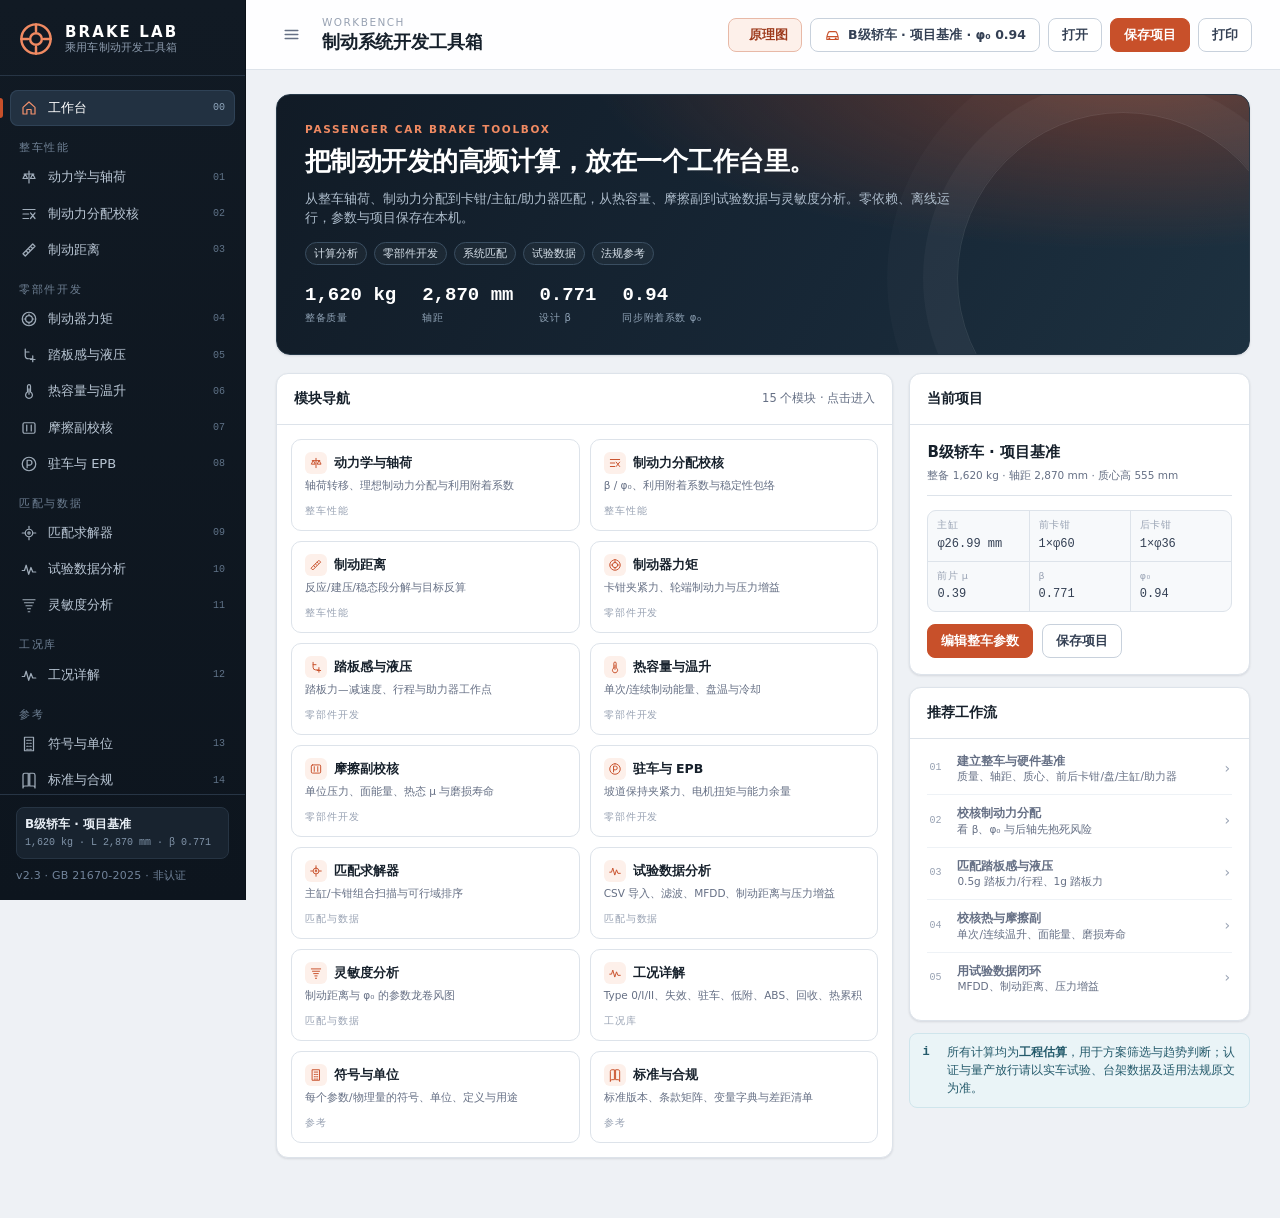
<file: src/index.html>
<!DOCTYPE html>
<html lang="zh-CN">
<head>
<meta charset="utf-8">
<meta name="viewport" content="width=device-width, initial-scale=1">
<title>乘用车制动系统开发工具箱</title>
<link rel="stylesheet" href="styles.css">
</head>
<body>
<div id="app">
  <aside id="sidebar">
    <div class="brand">
      <div class="brand-mark" aria-hidden="true">
        <svg viewBox="0 0 32 32"><circle cx="16" cy="16" r="13" fill="none" stroke="currentColor" stroke-width="2.2"/><circle cx="16" cy="16" r="5.2" fill="none" stroke="currentColor" stroke-width="2.2"/><path d="M16 3v6M16 23v6M3 16h6M23 16h6" stroke="currentColor" stroke-width="2.2" stroke-linecap="round"/></svg>
      </div>
      <div class="brand-text"><strong>BRAKE LAB</strong><span>乘用车制动开发工具箱</span></div>
    </div>
    <nav id="nav" aria-label="模块导航"></nav>
    <div class="side-foot">
      <div class="side-veh" id="sideVehicle"></div>
      <div class="side-version">v2.3 · GB 21670-2025 · 非认证</div>
    </div>
  </aside>

  <main id="main">
    <header id="topbar">
      <button class="icon-btn menu-btn" id="menuBtn" aria-label="展开导航">
        <svg viewBox="0 0 24 24"><path d="M4 7h16M4 12h16M4 17h16" stroke="currentColor" stroke-width="1.8" stroke-linecap="round"/></svg>
      </button>
      <div class="crumb">
        <span id="groupName">工作台</span>
        <h1 id="pageTitle">制动系统开发工具箱</h1>
      </div>
      <div class="top-actions">
        <button class="btn ghost beginner-btn" id="beginnerBtn" title="显示 / 隐藏每个模型的原理图">
          <svg viewBox="0 0 24 24"><path d="M4 5.5A2.5 2.5 0 0 1 6.5 3H11v17H6.5A2.5 2.5 0 0 0 4 22.5zM20 5.5A2.5 2.5 0 0 0 17.5 3H13v17h4.5a2.5 2.5 0 0 1 2.5 2.5z" fill="none" stroke="currentColor" stroke-width="1.6" stroke-linejoin="round"/></svg>
          <span>原理图</span>
        </button>
        <button class="btn ghost vehicle-btn" id="vehicleBtn" title="编辑项目整车与制动系统参数">
          <svg viewBox="0 0 24 24"><path d="M4 15l1.6-4.6A3 3 0 018.4 8h7.2a3 3 0 012.8 2.4L20 15M4 15h16v4H4z" fill="none" stroke="currentColor" stroke-width="1.6" stroke-linejoin="round"/><circle cx="7.5" cy="17.5" r="1.4" fill="currentColor"/><circle cx="16.5" cy="17.5" r="1.4" fill="currentColor"/></svg>
          <span id="vehLabel">整车参数</span>
        </button>
        <button class="btn ghost" id="openBtn" title="打开项目文件">打开</button>
        <button class="btn" id="saveBtn" title="保存项目为 JSON">保存项目</button>
        <button class="btn ghost" id="printBtn" title="打印当前模块 / 导出 PDF">打印</button>
        <input type="file" id="fileInput" accept=".json,application/json" hidden>
      </div>
    </header>
    <div id="content"></div>
  </main>
</div>

<div class="modal" id="vehicleModal" aria-hidden="true">
  <div class="modal-card">
    <div class="modal-head">
      <div>
        <span class="eyebrow">PROJECT VEHICLE</span>
        <h2>整车与制动系统参数</h2>
      </div>
      <button class="icon-btn" id="modalClose" aria-label="关闭">✕</button>
    </div>
    <div class="modal-body" id="vehicleBody"></div>
    <div class="modal-foot">
      <span class="modal-hint">参数将同步到所有计算模块，并自动保存在本机浏览器中。</span>
      <div class="modal-actions">
        <button class="btn ghost" id="vehicleCancel">取消</button>
        <button class="btn" id="vehicleApply">应用参数</button>
      </div>
    </div>
  </div>
</div>

<div id="toast" role="status" aria-live="polite"></div>

<script src="js/util.js"></script>
<script src="js/model.js"></script>
<script src="js/diagrams.js"></script>
<script src="js/standards.js"></script>
<script src="js/symbols.js"></script>
<script src="js/conditions.js"></script>
<script src="js/vehicle.js"></script>
<script src="js/modules/dynamics.js"></script>
<script src="js/modules/distribution.js"></script>
<script src="js/modules/distance.js"></script>
<script src="js/modules/torque.js"></script>
<script src="js/modules/pedal.js"></script>
<script src="js/modules/thermal.js"></script>
<script src="js/modules/friction.js"></script>
<script src="js/modules/parking.js"></script>
<script src="js/modules/matching.js"></script>
<script src="js/modules/analysis.js"></script>
<script src="js/modules/sensitivity.js"></script>
<script src="js/modules/conditions.js"></script>
<script src="js/modules/symbols.js"></script>
<script src="js/modules/standards.js"></script>
<script src="js/modules/reference.js"></script>
<script src="js/app.js"></script>
</body>
</html>
</file>
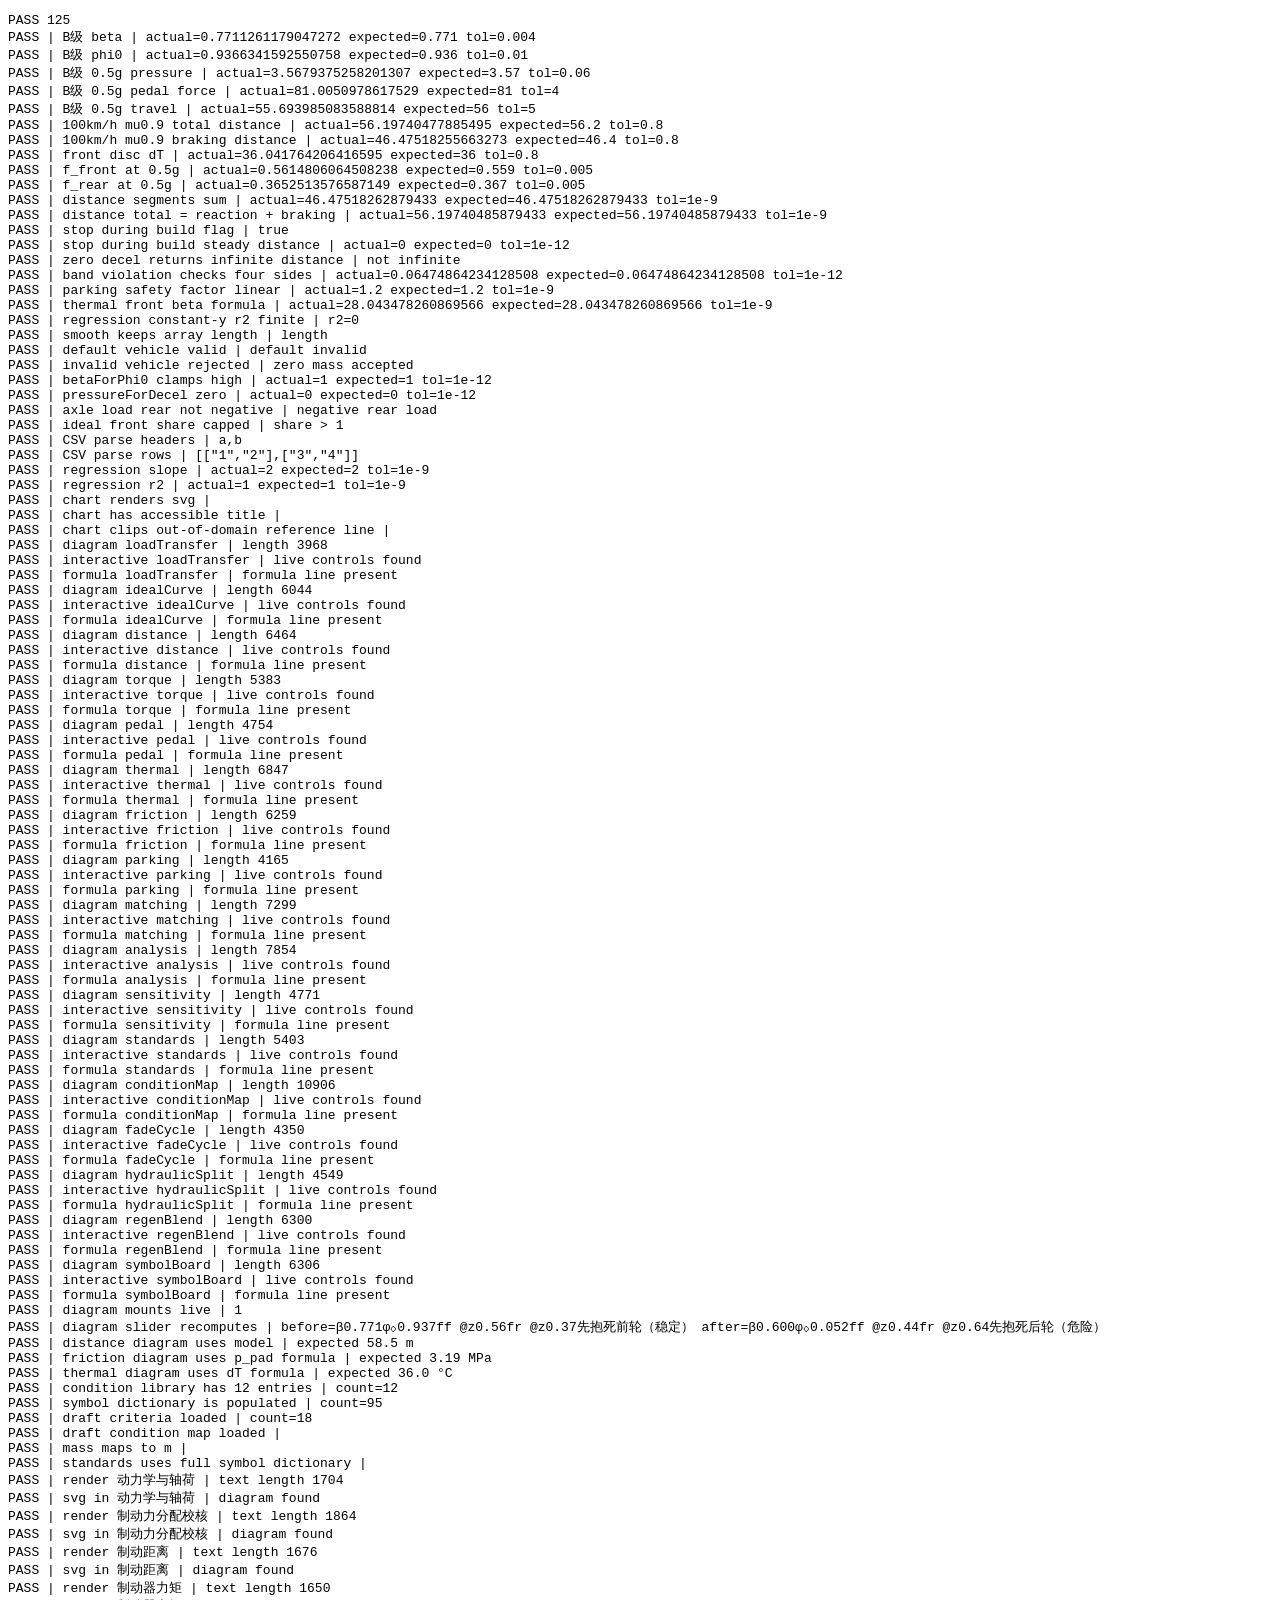
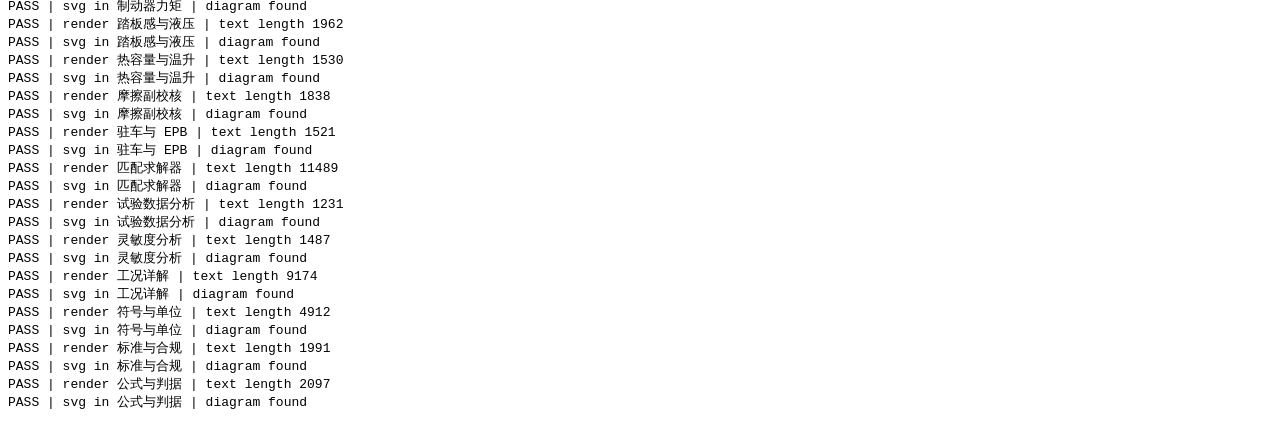
<file: src/test.html>
<!DOCTYPE html>
<html lang="zh-CN">
<head><meta charset="utf-8"><title>Brake Lab self test</title></head>
<body>
<div id="toast"></div>
<div id="vehicleModal"></div>
<div id="content"></div>
<pre id="result">PENDING</pre>
<script>
window.__errors = [];
window.addEventListener('error', function (e) {
  window.__errors.push((e.message || '') + ' @ ' + (e.filename || '') + ':' + (e.lineno || 0));
});
</script>
<script src="js/util.js"></script>
<script src="js/model.js"></script>
<script src="js/diagrams.js"></script>
<script src="js/standards.js"></script>
<script src="js/symbols.js"></script>
<script src="js/conditions.js"></script>
<script src="js/vehicle.js"></script>
<script src="js/modules/dynamics.js"></script>
<script src="js/modules/distribution.js"></script>
<script src="js/modules/distance.js"></script>
<script src="js/modules/torque.js"></script>
<script src="js/modules/pedal.js"></script>
<script src="js/modules/thermal.js"></script>
<script src="js/modules/friction.js"></script>
<script src="js/modules/parking.js"></script>
<script src="js/modules/matching.js"></script>
<script src="js/modules/analysis.js"></script>
<script src="js/modules/sensitivity.js"></script>
<script src="js/modules/conditions.js"></script>
<script src="js/modules/symbols.js"></script>
<script src="js/modules/standards.js"></script>
<script src="js/modules/reference.js"></script>
<script>
(function () {
  const results = [];
  function check(name, cond, detail) {
    results.push({ name: name, ok: !!cond, detail: detail === undefined ? '' : String(detail) });
  }
  function approx(name, actual, expected, tol) {
    check(name, Math.abs(actual - expected) <= tol, 'actual=' + actual + ' expected=' + expected + ' tol=' + tol);
  }
  window.addEventListener('load', function () {
    try {
      const v = BT.vehicle;
      const d = BT.derived(v);
      approx('B级 beta', d.beta, 0.771, 0.004);
      approx('B级 phi0', d.phi0, 0.936, 0.01);
      approx('B级 0.5g pressure', BT.pressureForDecel(0.5, v), 3.57, 0.06);
      approx('B级 0.5g pedal force', BT.pedalForceForPressure(BT.pressureForDecel(0.5, v), v), 81, 4);
      approx('B级 0.5g travel', BT.pedalTravelAtPressure(BT.pressureForDecel(0.5, v), v), 56, 5);

      const sd = BT.stoppingDistance({ v0: 100 / 3.6, tr: 0.35, tb: 0.2, a: 0.9 * BT.g });
      approx('100km/h mu0.9 total distance', sd.total, 56.2, 0.8);
      approx('100km/h mu0.9 braking distance', sd.braking, 46.4, 0.8);

      const th = BT.thermal({ mass: 1620, v0: 100 / 3.6, beta: d.beta, discMassF: 11.5, discMassR: 8, discShare: 0.86, cp: 500 });
      approx('front disc dT', th.dTF, 36.0, 0.8);

      const util = BT.utilization(d.beta, 0.5, v);
      approx('f_front at 0.5g', util.front, 0.559, 0.005);
      approx('f_rear at 0.5g', util.rear, 0.367, 0.005);

      // Stopping-distance segments: sum must equal braking distance, and a
      // stop during build-up must not leave a phantom steady-state segment.
      const seg = BT.stoppingDistance({ v0: 27.7777778, tr: 0.35, tb: 0.2, a: 8.825985 });
      approx('distance segments sum', seg.buildDistance + seg.steadyDistance, seg.braking, 1e-9);
      approx('distance total = reaction + braking', seg.reaction + seg.braking, seg.total, 1e-9);
      const segShort = BT.stoppingDistance({ v0: 1, tr: 0, tb: 1, a: 20 });
      check('stop during build flag', segShort.stoppedDuringBuild === true, String(segShort.stoppedDuringBuild));
      approx('stop during build steady distance', segShort.steadyDistance, 0, 1e-12);
      check('zero decel returns infinite distance', BT.stoppingDistance({ v0: 10, tr: 0, tb: 1, a: 0 }).total === Infinity, 'not infinite');

      // All four sides of the f = z +/- 0.07 envelope must be checked.
      const band = BT.utilizationBandViolation(d.beta, 0.5, v);
      const bandManual = Math.max(util.front - 0.57, 0.43 - util.front, util.rear - 0.57, 0.43 - util.rear);
      approx('band violation checks four sides', band, bandManual, 1e-12);

      // Parking demand must scale linearly with the safety factor.
      const pk1 = BT.parkingDemand({ grade: 20, mass: 1620, mu: 0.38, sf: 1, wheelR: 334, re: 110 });
      const pk12 = BT.parkingDemand({ grade: 20, mass: 1620, mu: 0.38, sf: 1.2, wheelR: 334, re: 110 });
      approx('parking safety factor linear', pk12.clamp / pk1.clamp, 1.2, 1e-9);

      // Thermal split must use beta explicitly.
      const th2 = BT.thermal({ mass: 1620, v0: 100 / 3.6, beta: 0.6, discMassF: 11.5, discMassR: 8, discShare: 0.86, cp: 500 });
      const e2 = 0.5 * 1620 * Math.pow(100 / 3.6, 2);
      approx('thermal front beta formula', th2.dTF, e2 * 0.6 * 0.86 / (2 * 11.5 * 500), 1e-9);

      // Numeric guards and edge behavior.
      const rc = BT.regression([[0, 2], [1, 2], [2, 2]]);
      check('regression constant-y r2 finite', isFinite(rc.r2) && rc.r2 === 0, 'r2=' + rc.r2);
      check('smooth keeps array length', BT.smooth([1, 2, 3, 4], 4).length === 4, 'length');
      check('default vehicle valid', BT.isValidVehicle(BT.defaultVehicle()), 'default invalid');
      const badV = BT.deepClone(BT.defaultVehicle()); badV.mass = 0;
      check('invalid vehicle rejected', !BT.isValidVehicle(badV), 'zero mass accepted');
      approx('betaForPhi0 clamps high', BT.betaForPhi0(10, v), 1, 1e-12);
      approx('pressureForDecel zero', BT.pressureForDecel(0, v), 0, 1e-12);
      check('axle load rear not negative', BT.axleLoads(2, v).rear >= 0, 'negative rear load');
      check('ideal front share capped', BT.idealFrontShare(2, v) <= 1, 'share > 1');

      const csv = BT.parseCSV('a,b\n1,2\n3,4');
      check('CSV parse headers', csv.headers.join(',') === 'a,b', csv.headers.join(','));
      check('CSV parse rows', csv.rows.length === 2 && csv.rows[1][1] === '4', JSON.stringify(csv.rows));

      const reg = BT.regression([[0, 1], [1, 3], [2, 5]]);
      approx('regression slope', reg.b, 2, 1e-9);
      approx('regression r2', reg.r2, 1, 1e-9);

      const host = document.createElement('div');
      BT.chart(host, { xDomain: [0, 1], yDomain: [0, 1], series: [{ name: 't', data: [[0, 0], [1, 1]] }] });
      check('chart renders svg', !!host.querySelector('svg'));
      check('chart has accessible title', !!host.querySelector('svg title'));
      BT.chart(host, { xDomain: [0, 1], yDomain: [0, 1], series: [{ name: 't', data: [[0, 0], [1, 1]] }], lines: [{ y: 2, label: 'out' }] });
      check('chart clips out-of-domain reference line', host.querySelectorAll('line[stroke="#b42318"]').length === 0);

      ['loadTransfer', 'idealCurve', 'distance', 'torque', 'pedal', 'thermal', 'friction', 'parking', 'matching', 'analysis', 'sensitivity', 'standards', 'conditionMap', 'fadeCycle', 'hydraulicSplit', 'regenBlend', 'symbolBoard'].forEach(function (kind) {
        try {
          const html = BT.diagram(kind);
          check('diagram ' + kind, html.indexOf('<svg') > 0 && html.indexOf('</svg>') > 0, 'length ' + html.length);
          check('interactive ' + kind, html.indexOf('data-dgm="' + kind + '"') > 0 &&
            html.indexOf('dgm-readout') > 0 &&
            (html.indexOf('type="range"') > 0 || html.indexOf('data-act=') > 0), 'live controls found');
          check('formula ' + kind, html.indexOf('formula') > 0 || kind === 'standards' || kind === 'symbolBoard', 'formula line present');
        } catch (e) {
          check('diagram ' + kind, false, e && e.message);
        }
      });

      try {
        const host = document.createElement('div');
        host.innerHTML = BT.diagram('idealCurve');
        document.body.appendChild(host);
        BT.mountDiagrams(host);
        const live = host.querySelector('.dgm-live');
        check('diagram mounts live', !!live && live.dataset.ready === '1', live ? live.dataset.ready : 'missing');
        const slider = live && live.querySelector('input[data-k="beta"]');
        const before = live && live.querySelector('.dgm-readout').textContent;
        if (slider) {
          slider.value = '0.6';
          slider.dispatchEvent(new Event('input', { bubbles: true }));
        }
        const after = live && live.querySelector('.dgm-readout').textContent;
        check('diagram slider recomputes', !!slider && before !== after, 'before=' + before + ' after=' + after);
        host.remove();
      } catch (e) {
        check('diagram live binding', false, e && e.message);
      }

      try {
        const sv = BT.vehicle;
        const sd = BT.stoppingDistance({ v0: 100 / 3.6, tr: 0.35, tb: 0.2, a: 0.9 * BT.g * 0.95 });
        check('distance diagram uses model', BT.diagram('distance').indexOf(sd.total.toFixed(1) + ' m') >= 0, 'expected ' + sd.total.toFixed(1) + ' m');
        const pPad = 7 * BT.areaCaliper(sv.front) / (sv.front.padArea * 100);
        check('friction diagram uses p_pad formula', BT.diagram('friction').indexOf(pPad.toFixed(2) + ' MPa') >= 0, 'expected ' + pPad.toFixed(2) + ' MPa');
        const thd = BT.thermal({ mass: sv.mass, v0: 100 / 3.6, beta: d.beta, discMassF: sv.front.discMass, discMassR: sv.rear.discMass, discShare: 0.86, cp: 500 });
        check('thermal diagram uses dT formula', BT.diagram('thermal').indexOf(thd.dTF.toFixed(1) + ' °C') >= 0, 'expected ' + thd.dTF.toFixed(1) + ' °C');
      } catch (e) {
        check('diagram formula consistency', false, e && e.message);
      }
      check('condition library has 12 entries', BT.CONDITIONS.length === 12, 'count=' + BT.CONDITIONS.length);
      check('symbol dictionary is populated', BT.SYMBOLS.length >= 90, 'count=' + BT.SYMBOLS.length);
      check('draft criteria loaded', BT.DRAFT_CRITERIA.length >= 15, 'count=' + BT.DRAFT_CRITERIA.length);
      check('draft condition map loaded', !!BT.DRAFT_BY_CONDITION.type1 && BT.DRAFT_BY_CONDITION.type1.indexOf('75%') >= 0);
      check('mass maps to m', BT.SYMBOL_BY_KEY.mass && BT.SYMBOL_BY_KEY.mass.sym === 'm');
      check('standards uses full symbol dictionary', BT.VARIABLES === BT.SYMBOLS);
      BT.modules.forEach(function (m) {
        const root = document.createElement('div');
        try {
          m.render(root);
          check('render ' + m.name, root.textContent.length > 300, 'text length ' + root.textContent.length);
          const hasDiagram = m.id === 'reference' || !!root.querySelector('svg.diagram');
          check('svg in ' + m.name, hasDiagram, hasDiagram ? 'diagram found' : 'diagram missing');
        } catch (e) {
          check('render ' + m.name, false, (e && e.message ? e.message : e) + ' @ ' + (e && e.stack ? String(e.stack).split('\n')[1] : ''));
        }
      });
    } catch (e) {
      check('suite crashed', false, (e && e.message) + ' @ ' + (e && e.stack));
    }
    const failed = results.filter(function (r) { return !r.ok; });
    const text = (failed.length ? 'FAIL ' + failed.length + ' / ' : 'PASS ') + results.length + '\n' +
      (window.__errors && window.__errors.length ? 'SCRIPT ERRORS:\n' + window.__errors.join('\n') + '\n' : '') +
      results.map(function (r) { return (r.ok ? 'PASS' : 'FAIL') + ' | ' + r.name + ' | ' + r.detail; }).join('\n');
    document.getElementById('result').textContent = text;
    document.title = failed.length ? 'FAIL' : 'PASS';
  });
})();
</script>
</body>
</html>
</file>
<file: src/styles.css>
/* ============ Brake Lab · design system ============ */
:root{
  --bg:#eef1f5;
  --surface:#ffffff;
  --surface-2:#f7f9fb;
  --ink:#16202b;
  --ink-2:#344054;
  --muted:#667085;
  --faint:#98a2b3;
  --line:#dde3ea;
  --line-strong:#c8d1dc;
  --accent:#c8502a;
  --accent-deep:#9d3a1c;
  --accent-soft:#fdf0ea;
  --blue:#17657f;
  --blue-soft:#eaf4f7;
  --ok:#177a52;
  --ok-soft:#e8f6ef;
  --warn:#a86412;
  --warn-soft:#fdf4e3;
  --bad:#b42318;
  --bad-soft:#fdecea;
  --side:#111a24;
  --side-2:#18232f;
  --side-line:#273545;
  --shadow:0 1px 2px rgba(16,24,40,.05),0 1px 3px rgba(16,24,40,.06);
  --shadow-lg:0 18px 50px rgba(16,24,40,.18);
  --radius:12px;
  --mono:"Cascadia Mono","SFMono-Regular",Consolas,"Liberation Mono",monospace;
  --sans:"Segoe UI","Microsoft YaHei","PingFang SC","Hiragino Sans GB",system-ui,sans-serif;
}
*{box-sizing:border-box}
html,body{margin:0;padding:0}
body{
  font-family:var(--sans);font-size:14px;line-height:1.55;color:var(--ink);
  background:var(--bg);-webkit-font-smoothing:antialiased;
}
button,input,select{font:inherit;color:inherit}
button{cursor:pointer}
svg{display:block}
::selection{background:#f4c9b8}

/* ============ shell ============ */
#app{min-height:100vh}
#sidebar{
  position:fixed;inset:0 auto 0 0;width:246px;z-index:40;
  background:linear-gradient(180deg,#111a24 0%,#0d151e 100%);
  color:#dbe4ee;display:flex;flex-direction:column;border-right:1px solid #0a1118;
}
.brand{display:flex;gap:11px;align-items:center;padding:21px 18px 18px;border-bottom:1px solid var(--side-line)}
.brand-mark{width:36px;height:36px;color:#f08a62;flex:0 0 36px}
.brand-mark svg{width:36px;height:36px}
.brand-text{display:flex;flex-direction:column;line-height:1.22;min-width:0}
.brand-text strong{font-size:15px;letter-spacing:.14em;color:#fff}
.brand-text span{font-size:11px;color:#8c9bad;white-space:nowrap;letter-spacing:.02em}
#nav{flex:1;overflow:auto;padding:14px 10px 20px;scrollbar-width:thin}
.nav-group{margin:13px 0 4px;padding:0 9px;font-size:10.5px;letter-spacing:.16em;color:#6f8094;text-transform:uppercase}
.nav-item{
  display:flex;align-items:center;gap:10px;width:100%;border:0;background:transparent;color:#b9c6d4;
  padding:8px 10px;border-radius:8px;text-align:left;font-size:13px;position:relative;transition:background .15s,color .15s;
}
.nav-item:hover{background:#1b2836;color:#fff}
.nav-item.active{background:#223141;color:#fff;box-shadow:inset 0 0 0 1px #2f4256}
.nav-item.active::before{content:"";position:absolute;left:-10px;top:8px;bottom:8px;width:3px;border-radius:0 3px 3px 0;background:var(--accent)}
.nav-ico{width:18px;height:18px;flex:0 0 18px;opacity:.85}
.nav-item.active .nav-ico{opacity:1;color:#f0906c}
.nav-num{margin-left:auto;font-family:var(--mono);font-size:10px;color:#5f7287}
.nav-item.active .nav-num{color:#8fa5bb}
.side-foot{padding:12px 16px 16px;border-top:1px solid var(--side-line);font-size:11px;color:#71839a}
.side-veh{display:flex;flex-direction:column;gap:2px;margin-bottom:8px;cursor:pointer;border-radius:8px;padding:7px 8px;background:#18232f;border:1px solid #263443}
.side-veh:hover{border-color:#3b5065}
.side-veh b{font-size:12px;color:#e8eef5;font-weight:600;white-space:nowrap;overflow:hidden;text-overflow:ellipsis}
.side-veh span{font-family:var(--mono);font-size:10px;color:#8194a9}
.side-version{letter-spacing:.02em}

#main{margin-left:246px;min-height:100vh;display:flex;flex-direction:column}
#topbar{
  position:sticky;top:0;z-index:30;height:70px;flex:0 0 70px;display:flex;align-items:center;gap:14px;
  padding:0 28px;background:rgba(255,255,255,.93);backdrop-filter:blur(10px);border-bottom:1px solid var(--line);
}
.menu-btn{display:none}
.crumb{display:flex;flex-direction:column;line-height:1.2;min-width:0}
.crumb span{font-size:10.5px;letter-spacing:.14em;color:var(--faint);text-transform:uppercase}
.crumb h1{font-size:18px;margin:2px 0 0;font-weight:650;letter-spacing:-.01em;white-space:nowrap;overflow:hidden;text-overflow:ellipsis}
.top-actions{margin-left:auto;display:flex;align-items:center;gap:8px}
.btn{
  display:inline-flex;align-items:center;gap:7px;height:34px;padding:0 13px;border-radius:8px;border:1px solid var(--accent);
  background:var(--accent);color:#fff;font-size:12.5px;font-weight:600;white-space:nowrap;transition:filter .15s,background .15s;
}
.btn:hover{filter:brightness(1.06)}
.btn.ghost{background:#fff;color:var(--ink-2);border-color:var(--line-strong)}
.btn.ghost:hover{background:var(--surface-2);border-color:#aeb9c6}
.btn.subtle{background:transparent;border-color:transparent;color:var(--blue);padding:0 6px;height:28px;font-weight:600}
.btn.subtle:hover{background:var(--blue-soft)}
.btn.danger{background:#fff;color:var(--bad);border-color:#e6b3ae}
.vehicle-btn{max-width:280px}
.vehicle-btn span{overflow:hidden;text-overflow:ellipsis;white-space:nowrap}
.vehicle-btn svg{width:17px;height:17px;flex:0 0 17px;color:var(--accent)}
.icon-btn{
  width:34px;height:34px;border-radius:8px;border:1px solid transparent;background:transparent;color:var(--muted);
  display:inline-flex;align-items:center;justify-content:center;
}
.icon-btn:hover{background:var(--surface-2);color:var(--ink)}
.icon-btn svg{width:19px;height:19px}

#content{padding:24px 30px 60px;max-width:1560px;width:100%;margin:0 auto;flex:1}

/* ============ page primitives ============ */
.page-head{display:flex;align-items:flex-end;gap:18px;margin:0 0 18px;flex-wrap:wrap}
.page-head .lede{max-width:780px}
.eyebrow{display:block;font-size:10.5px;letter-spacing:.16em;color:var(--accent);font-weight:700;text-transform:uppercase;margin-bottom:4px}
.page-head h2{margin:0;font-size:23px;font-weight:680;letter-spacing:-.02em}
.page-head p{margin:5px 0 0;color:var(--muted);font-size:12.5px;max-width:760px}
.page-head .head-tools{margin-left:auto;display:flex;gap:8px;align-items:center}

.panel{background:var(--surface);border:1px solid var(--line);border-radius:var(--radius);box-shadow:var(--shadow)}
.panel-head{padding:14px 17px;border-bottom:1px solid var(--line);display:flex;align-items:center;gap:12px}
.panel-head h3{margin:0;font-size:14px;font-weight:650}
.panel-head .sub{font-size:11.5px;color:var(--muted);margin-left:auto;text-align:right}
.panel-body{padding:16px 17px}
.panel-body.tight{padding:10px 12px}

.workbench{display:grid;grid-template-columns:352px minmax(0,1fr);gap:18px;align-items:start}
.side-col{position:sticky;top:88px;display:flex;flex-direction:column;gap:14px}
.result-col{display:flex;flex-direction:column;gap:14px;min-width:0}

/* ============ forms ============ */
.form-grid{display:grid;grid-template-columns:1fr 1fr;gap:11px 12px}
.form-section{grid-column:1/-1;display:flex;align-items:center;gap:8px;margin:9px 0 1px;padding-top:9px;border-top:1px dashed var(--line);font-size:10.5px;letter-spacing:.13em;color:var(--faint);font-weight:700;text-transform:uppercase}
.form-section:first-child{margin-top:0;padding-top:0;border-top:0}
.field{display:flex;flex-direction:column;gap:4px;min-width:0}
.field.span-2{grid-column:1/-1}
.field-label{font-size:11.5px;color:var(--ink-2);font-weight:550;display:flex;align-items:center;gap:5px}
.field-label .tag{font-size:9.5px;color:var(--faint);font-weight:500;background:var(--surface-2);border:1px solid var(--line);padding:0 4px;border-radius:3px}
.field-sym{font-family:var(--mono);font-size:9.5px;line-height:1.35;color:var(--accent-deep);background:var(--accent-soft);border:1px solid #f0d0c2;border-radius:3px;padding:0 4px;margin-left:3px;white-space:nowrap}
.veh-sec .field-sym{font-size:8.8px;padding:0 3px}
.field-control{display:flex;align-items:stretch;border:1px solid var(--line-strong);border-radius:7px;background:#fff;overflow:hidden;transition:border-color .15s,box-shadow .15s}
.field-control:focus-within{border-color:var(--accent);box-shadow:0 0 0 3px rgba(200,80,42,.12)}
.field-control input,.field-control select{
  width:100%;min-width:0;border:0;outline:0;background:transparent;padding:6px 8px;font-size:13px;font-variant-numeric:tabular-nums;
}
.field-control input[type=number]{font-family:var(--mono);font-size:12.5px}
.field-control select{appearance:none;background-image:linear-gradient(45deg,transparent 50%,#7c8a9a 50%),linear-gradient(135deg,#7c8a9a 50%,transparent 50%);background-position:calc(100% - 12px) 50%,calc(100% - 8px) 50%;background-size:4px 4px,4px 4px;background-repeat:no-repeat;padding-right:22px}
.field-unit{display:flex;align-items:center;padding:0 8px;background:var(--surface-2);border-left:1px solid var(--line);font-size:10.5px;color:var(--muted);font-family:var(--mono);white-space:nowrap}
.field-hint{font-size:10.5px;color:var(--faint);line-height:1.35}
.field.inline{grid-column:1/-1}
.field.inline .field-control{max-width:170px}

.form-actions{display:flex;gap:8px;margin-top:13px;flex-wrap:wrap}
.form-actions .btn{height:31px;font-size:12px}

.veh-strip{
  display:grid;grid-template-columns:repeat(auto-fit,minmax(86px,1fr));gap:1px;background:var(--line);
  border:1px solid var(--line);border-radius:9px;overflow:hidden;margin-bottom:13px;
}
.veh-strip div{background:var(--surface-2);padding:7px 9px}
.veh-strip dt{font-size:9.5px;color:var(--faint);letter-spacing:.05em;margin:0 0 2px}
.veh-strip dd{margin:0;font-family:var(--mono);font-size:12px;color:var(--ink-2);white-space:nowrap}
.veh-strip dd small{font-family:var(--sans);font-size:9.5px;color:var(--faint);margin-left:2px}

/* ============ KPI / status ============ */
.kpis{display:grid;grid-template-columns:repeat(var(--cols,5),minmax(0,1fr));gap:10px}
.kpi{background:var(--surface);border:1px solid var(--line);border-radius:10px;padding:11px 13px;min-width:0;position:relative;overflow:hidden}
.kpi::after{content:"";position:absolute;left:0;top:11px;bottom:11px;width:2px;border-radius:0 2px 2px 0;background:var(--line-strong)}
.kpi.ok::after{background:var(--ok)} .kpi.warn::after{background:var(--warn)} .kpi.bad::after{background:var(--bad)} .kpi.accent::after{background:var(--accent)}
.kpi-label{font-size:10.5px;color:var(--muted);letter-spacing:.02em;white-space:nowrap;overflow:hidden;text-overflow:ellipsis}
.kpi-value{font-family:var(--mono);font-size:21px;font-weight:600;letter-spacing:-.03em;line-height:1.25;margin-top:2px;white-space:nowrap}
.kpi-value small{font-family:var(--sans);font-size:10.5px;font-weight:500;color:var(--muted);margin-left:3px;letter-spacing:0}
.kpi-sub{font-size:10px;color:var(--faint);margin-top:1px;white-space:nowrap;overflow:hidden;text-overflow:ellipsis}

.badge{display:inline-flex;align-items:center;gap:4px;border-radius:999px;padding:1px 7px;font-size:10.5px;font-weight:650;line-height:1.55;border:1px solid transparent;white-space:nowrap}
.badge.ok{background:var(--ok-soft);color:var(--ok);border-color:#bfe3d3}
.badge.warn{background:var(--warn-soft);color:var(--warn);border-color:#efd7a9}
.badge.bad{background:var(--bad-soft);color:var(--bad);border-color:#f2c3bf}
.badge.info{background:var(--blue-soft);color:var(--blue);border-color:#bfdce5}
.badge.neutral{background:var(--surface-2);color:var(--muted);border-color:var(--line)}
.dot{width:6px;height:6px;border-radius:50%;background:currentColor;flex:0 0 6px}

.note{display:flex;gap:9px;padding:10px 12px;border-radius:8px;font-size:11.5px;line-height:1.55;border:1px solid}
.note .n-ico{flex:0 0 16px;font-family:var(--mono);font-weight:700;font-size:12px;line-height:1.4}
.note.info{background:var(--blue-soft);border-color:#cfe5ec;color:#245a6b}
.note.warn{background:var(--warn-soft);border-color:#efdfbc;color:#77500f}
.note.bad{background:var(--bad-soft);border-color:#f3cdc9;color:#81261e}
.note.ok{background:var(--ok-soft);border-color:#c6e6d8;color:#155f42}
.note b{font-weight:680}

.checklist{display:flex;flex-direction:column;gap:7px}
.check-row{display:flex;align-items:flex-start;gap:9px;padding:8px 9px;border:1px solid var(--line);border-radius:7px;background:var(--surface-2)}
.check-row .badge{flex:0 0 auto;margin-top:0}
.check-main{min-width:0}
.check-main b{display:block;font-size:11.5px;font-weight:600;color:var(--ink-2)}
.check-main span{display:block;font-size:10.5px;color:var(--muted);line-height:1.45}

/* ============ charts ============ */
.chart-card{padding:13px 15px 10px;min-width:0}
.chart-head{display:flex;align-items:flex-start;gap:10px;margin-bottom:5px}
.chart-head h4{margin:0;font-size:12.5px;font-weight:650}
.chart-head p{margin:1px 0 0;font-size:10.5px;color:var(--faint)}
.chart-head .legend-inline{margin-left:auto;display:flex;gap:10px;flex-wrap:wrap;justify-content:flex-end}
.lg{display:inline-flex;align-items:center;gap:4px;font-size:10px;color:var(--muted);white-space:nowrap}
.lg i{width:14px;height:2px;border-radius:2px;display:inline-block}
.lg i.dash{background:repeating-linear-gradient(90deg,currentColor 0 4px,transparent 4px 7px)}
.chart-svg{width:100%;height:auto;display:block;overflow:visible}
.chart-svg text{font-family:var(--sans);font-size:10px;fill:var(--muted)}
.chart-svg .tick{font-family:var(--mono);font-size:9.5px;fill:#8492a3}
.chart-svg .axis-title{font-size:10px;fill:#667085;letter-spacing:.03em}
.chart-svg .gridline{stroke:#e7ecf1;stroke-width:1}
.chart-svg .axisline{stroke:#b9c4cf;stroke-width:1}
.chart-svg .zero{stroke:#98a2b3;stroke-width:1;stroke-dasharray:2 3}
.chart-empty{padding:34px 10px;text-align:center;color:var(--faint);font-size:12px}

/* ============ tables ============ */
.table-wrap{overflow:auto;border:1px solid var(--line);border-radius:9px;max-height:460px}
table.data{border-collapse:collapse;width:100%;font-size:11.5px;white-space:nowrap}
table.data th{position:sticky;top:0;background:#f3f6f9;color:var(--ink-2);font-weight:650;text-align:right;padding:7px 10px;border-bottom:1px solid var(--line-strong);z-index:1}
table.data td{padding:6px 10px;text-align:right;border-bottom:1px solid #edf1f5;font-family:var(--mono);font-size:11px;color:#2b3948}
table.data td:first-child,table.data th:first-child{text-align:left;font-family:var(--sans)}
table.data tr:last-child td{border-bottom:0}
table.data tbody tr:hover td{background:#fbfcfd}
table.data tr.highlight td{background:var(--accent-soft)}
table.data .ok{color:var(--ok);font-weight:600}
table.data .bad{color:var(--bad);font-weight:600}
.table-cap{display:flex;justify-content:space-between;align-items:center;padding:0 2px 7px;font-size:10.5px;color:var(--faint)}

/* ============ beginner / diagrams ============ */
.beginner{
  background:linear-gradient(135deg,#fffdfb 0%,#fdf5f0 100%);
  border:1px solid #ecd5c9;border-radius:14px;margin-bottom:16px;overflow:hidden;
  box-shadow:0 1px 2px rgba(16,24,40,.04);
}
.beginner-head{display:flex;align-items:flex-start;gap:14px;padding:12px 16px;border-bottom:1px solid #f2e2d9;background:rgba(255,255,255,.55)}
.beginner-head .eyebrow{margin-bottom:2px}
.beginner-head h3{margin:0;font-size:15px;font-weight:680;letter-spacing:-.01em}
.beginner-meta{margin-left:auto;display:flex;align-items:center;gap:8px;flex-wrap:wrap;justify-content:flex-end}
.beginner-toggle{border:1px solid #e2c9bc;background:#fff;color:#8a4b32;border-radius:7px;padding:3px 9px;font-size:10.5px;font-weight:600}
.beginner-toggle:hover{border-color:var(--accent);color:var(--accent)}
.beginner-body{display:grid;grid-template-columns:1.18fr .82fr;gap:16px;padding:14px 16px 15px;align-items:start}
.beginner-diagram{background:#fff;border:1px solid #f0e4dc;border-radius:10px;padding:7px 8px;min-width:0;overflow:hidden}
.beginner-text{min-width:0;padding-top:1px}
.beginner-text .bp{margin:0 0 9px;font-size:12px;line-height:1.6;color:#475467}
.bstep{margin:0 0 10px;padding-left:18px;font-size:11.5px;color:#344054;line-height:1.55}
.bstep li{margin:0 0 5px}
.bstep li::marker{color:var(--accent);font-weight:700}
.bmistake{display:flex;gap:8px;padding:7px 9px;border-radius:7px;background:#fff8ec;border:1px solid #f0dcb6;font-size:10.8px;line-height:1.5;color:#77500f}
.bmistake b{flex:0 0 auto;color:#a86412;font-weight:700}
.beginner.collapsed .beginner-body{display:none}
.beginner.collapsed .beginner-head{border-bottom-color:transparent}
.beginner-btn.active{background:var(--accent-soft);border-color:#e8b9a7;color:var(--accent-deep)}

.diagram{width:100%;height:auto;display:block;overflow:visible}
.diagram text{font-family:var(--sans);fill:#344054}
.diagram .ttl{font-size:13px;font-weight:680;fill:#16202b;letter-spacing:-.01em}
.diagram .lbl{font-size:11px;fill:#344054}
.diagram .sm{font-size:9.8px;fill:#667085}
.diagram .val{font-family:var(--mono);font-size:10.5px;fill:#16202b}
.diagram .tick{font-family:var(--mono);font-size:9px;fill:#8492a3}
.diagram .formula{font-family:var(--mono);font-size:10px;fill:#8a3b1d}
.diagram .symbig{font-family:var(--mono);font-size:12px;fill:#16202b;letter-spacing:.04em}
.diagram .axis{stroke:#b9c4cf;stroke-width:1}
.diagram .grid{stroke:#e7ecf1;stroke-width:1}
.diagram .flow{stroke-dasharray:6 5;animation:dashmove 1.2s linear infinite}
@keyframes dashmove{to{stroke-dashoffset:-22}}

/* interactive model diagrams */
.dgm-live{display:flex;flex-direction:column;min-width:0}
.dgm-live [data-drag]{transition:filter .12s ease}
.dgm-live [data-drag]:hover{filter:drop-shadow(0 0 4px rgba(200,80,42,.55))}
.dgm-foot{display:flex;flex-direction:column;gap:6px;margin-top:3px;padding-top:7px;border-top:1px dashed #eadfd8;min-width:0}
.dgm-controls{display:grid;grid-template-columns:repeat(2,minmax(0,1fr));gap:5px 14px}
.dgm-ctl{display:flex;flex-direction:column;gap:1px;min-width:0}
.dgm-ctl-top{display:flex;justify-content:space-between;align-items:baseline;gap:6px;font-size:9.5px;color:#667085;white-space:nowrap}
.dgm-ctl-top em{font-style:normal;overflow:hidden;text-overflow:ellipsis}
.dgm-ctl-top b{font-family:var(--mono);font-weight:600;color:#8a3b1d}
.dgm-ctl input[type=range]{width:100%;height:13px;margin:0;accent-color:#c8502a;cursor:ew-resize}
.dgm-tabs{grid-column:1/-1;display:flex;gap:4px;flex-wrap:wrap;padding-top:1px}
.dgm-tab{border:1px solid #e2c9bc;background:#fff;color:#8a4b32;border-radius:6px;padding:2px 8px;font-size:9.5px;font-weight:600;line-height:1.5}
.dgm-tab:hover{border-color:var(--accent)}
.dgm-tab.active{background:var(--accent);border-color:var(--accent);color:#fff}
.dgm-readout{display:flex;gap:4px;flex-wrap:wrap;min-width:0}
.dgm-chip{font-family:var(--mono);font-size:9px;line-height:1.6;background:#f7f9fb;border:1px solid #e2e8f0;border-radius:4px;padding:1px 5px;color:#475467;white-space:nowrap}
.dgm-chip b{color:#8a3b1d;font-weight:650;margin-right:3px}
.dgm-note{font-size:9.5px;line-height:1.45;color:#8492a3}
.cond-svg .dgm-foot{border-top-color:#e5ebf1}
.cond-svg .dgm-controls{grid-template-columns:1fr 1fr}
.cond-svg .dgm-note{display:none}

/* ============ condition library ============ */
.filter-chips{display:flex;gap:7px;flex-wrap:wrap;margin:0 0 14px}
.filter-chip{border:1px solid var(--line-strong);background:#fff;color:var(--ink-2);border-radius:999px;padding:4px 12px;font-size:11.5px}
.filter-chip:hover{border-color:var(--accent);color:var(--accent)}
.filter-chip.active{background:var(--accent-soft);border-color:#e8b9a7;color:var(--accent-deep);font-weight:650}
.cond-card{background:#fff;border:1px solid var(--line);border-radius:13px;box-shadow:var(--shadow);overflow:hidden}
.cond-head{display:flex;align-items:flex-start;gap:14px;padding:13px 16px;border-bottom:1px solid var(--line);background:linear-gradient(90deg,#fff,#fbfcfd)}
.cond-kicker{display:flex;align-items:center;gap:8px;margin-bottom:2px}
.cond-cat{font-size:9.5px;letter-spacing:.1em;text-transform:uppercase;color:var(--accent);font-weight:700}
.cond-en{font-size:9.5px;color:var(--faint);font-family:var(--mono)}
.cond-head h3{margin:0;font-size:15px;font-weight:680;letter-spacing:-.01em}
.cond-actions{margin-left:auto;display:flex;align-items:center;gap:8px;flex-wrap:wrap;justify-content:flex-end}
.cond-body{display:grid;grid-template-columns:1.16fr .84fr;gap:14px;padding:14px 16px 15px;align-items:start}
.cond-svg{background:#fbfcfd;border:1px solid #e8edf3;border-radius:9px;padding:6px 7px;min-width:0;overflow:hidden}
.cond-text{min-width:0}
.cond-summary{margin:0 0 9px;font-size:12px;line-height:1.6;color:#344054}
.cond-standard{display:flex;gap:8px;padding:7px 9px;border-radius:7px;background:var(--blue-soft);border:1px solid #cfe5ec;font-size:10.8px;line-height:1.5;color:#245a6b;margin-bottom:9px}
.cond-standard b{flex:0 0 auto;color:var(--blue);font-weight:700}
.cond-cols{display:grid;grid-template-columns:1fr 1fr;gap:10px;margin-bottom:9px}
.cond-cols h4{margin:0 0 4px;font-size:10.5px;letter-spacing:.08em;color:var(--accent);text-transform:uppercase}
.cond-cols ul,.cond-cols ol{margin:0;padding-left:16px;font-size:10.8px;line-height:1.5;color:#475467}
.cond-cols li{margin-bottom:3px}
.cond-metrics{display:flex;align-items:center;gap:5px;flex-wrap:wrap;margin-bottom:8px}
.cond-metrics b{font-size:10.5px;color:var(--ink-2);margin-right:3px}
.metric-chip{font-size:9.8px;background:var(--surface-2);border:1px solid var(--line);color:var(--muted);border-radius:4px;padding:1px 6px}
.cond-model{display:flex;gap:8px;font-size:10.8px;line-height:1.5;color:#475467;margin-bottom:8px}
.cond-model b{flex:0 0 auto;color:var(--blue);font-weight:700}
.cond-draft{display:flex;gap:8px;padding:6px 8px;border-radius:7px;background:#fdf8ee;border:1px solid #efdfbc;font-size:10.5px;line-height:1.5;color:#77500f;margin-bottom:8px}
.cond-draft b{flex:0 0 auto;color:var(--warn);font-weight:700}
.cond-card .bmistake{margin-top:0}

/* ============ symbol dictionary ============ */
.sym-toolbar{display:flex;gap:9px;align-items:center;margin:0 0 12px;flex-wrap:wrap}
.sym-search{flex:1;min-width:220px;max-width:560px;border:1px solid var(--line-strong);border-radius:8px;padding:7px 11px;font-size:12px;outline:none;background:#fff}
.sym-search:focus{border-color:var(--accent);box-shadow:0 0 0 3px rgba(200,80,42,.10)}
.sym-grid{display:grid;grid-template-columns:repeat(auto-fill,minmax(205px,1fr));gap:10px}
.sym-card{background:#fff;border:1px solid var(--line);border-radius:10px;padding:11px 12px;display:flex;flex-direction:column;gap:3px;min-width:0;box-shadow:var(--shadow)}
.sym-head{display:flex;align-items:center;justify-content:space-between;gap:8px;margin-bottom:2px}
.sym-glyph{font-family:var(--mono);font-size:20px;font-weight:600;color:var(--accent-deep);letter-spacing:-.02em;background:var(--accent-soft);border:1px solid #f0d0c2;border-radius:6px;padding:0 6px;line-height:1.35}
.sym-name{font-size:12px;font-weight:650;color:var(--ink)}
.sym-unit{font-family:var(--mono);font-size:10px;color:var(--blue)}
.sym-def{margin:3px 0 2px;font-size:10.5px;line-height:1.45;color:#475467;min-height:30px}
.sym-note{font-size:9.8px;line-height:1.4;color:var(--faint);border-top:1px dashed var(--line);padding-top:5px}
.sym-used{font-size:9.5px;color:var(--muted);margin-top:2px}
.rule-list{margin:0;padding-left:17px;font-size:11.5px;line-height:1.7;color:#475467}
.rule-list li{margin-bottom:4px}
@media (max-width:760px){.sym-grid{grid-template-columns:1fr 1fr}}

/* ============ home ============ */
.hero{
  position:relative;overflow:hidden;border-radius:14px;padding:26px 28px;color:#fff;margin-bottom:18px;
  background:radial-gradient(900px 300px at 88% -10%,rgba(200,80,42,.45),transparent 60%),linear-gradient(120deg,#111b26 0%,#172736 58%,#1d3140 100%);
  border:1px solid #263847;box-shadow:var(--shadow);
}
.hero::after{content:"";position:absolute;right:-40px;bottom:-90px;width:330px;height:330px;border-radius:50%;border:1px solid rgba(255,255,255,.1);box-shadow:0 0 0 34px rgba(255,255,255,.035),0 0 0 70px rgba(255,255,255,.02)}
.hero h2{margin:0;font-size:26px;letter-spacing:-.02em;font-weight:680}
.hero p{margin:7px 0 0;color:#aebdcc;font-size:12.5px;max-width:660px}
.hero .hero-tags{display:flex;gap:7px;flex-wrap:wrap;margin-top:15px}
.hero .htag{font-size:10.5px;color:#d7e1ea;border:1px solid #3a4e61;background:rgba(255,255,255,.04);padding:2px 8px;border-radius:999px}
.hero-stats{display:flex;gap:26px;margin-top:19px;flex-wrap:wrap}
.hero-stat b{display:block;font-family:var(--mono);font-size:19px;color:#fff;line-height:1.2}
.hero-stat span{font-size:10px;color:#8fa2b5;letter-spacing:.06em}
.home-grid{display:grid;grid-template-columns:minmax(0,1.45fr) minmax(300px,.8fr);gap:16px;align-items:start}
.module-grid{display:grid;grid-template-columns:repeat(auto-fill,minmax(215px,1fr));gap:10px}
.mod-card{
  display:flex;flex-direction:column;gap:4px;text-align:left;border:1px solid var(--line);background:#fff;border-radius:10px;
  padding:12px 13px;transition:border-color .15s,transform .15s,box-shadow .15s;min-height:92px;
}
.mod-card:hover{border-color:#e3b3a2;box-shadow:0 5px 16px rgba(16,24,40,.07);transform:translateY(-1px)}
.mod-card .mc-top{display:flex;align-items:center;gap:7px}
.mod-card .mc-ico{width:22px;height:22px;border-radius:6px;background:var(--accent-soft);color:var(--accent);display:flex;align-items:center;justify-content:center;flex:0 0 22px}
.mod-card .mc-ico svg{width:14px;height:14px}
.mod-card b{font-size:12.5px;font-weight:650;color:var(--ink)}
.mod-card span{font-size:10.5px;color:var(--muted);line-height:1.4}
.mod-card .mc-go{margin-top:auto;font-size:9.5px;letter-spacing:.1em;color:var(--faint);text-transform:uppercase}
.quick-list{display:flex;flex-direction:column}
.quick-row{display:flex;align-items:center;gap:10px;padding:10px 2px;border-bottom:1px solid #eef2f6;background:none;border-left:0;border-right:0;border-top:0;text-align:left;width:100%}
.quick-row:last-child{border-bottom:0}
.quick-row:hover b{color:var(--accent)}
.quick-row .qr-num{font-family:var(--mono);font-size:10px;color:var(--faint);width:18px}
.quick-row b{font-size:12px;font-weight:600;transition:color .15s}
.quick-row span{display:block;font-size:10.5px;color:var(--muted);line-height:1.4}
.quick-row .qr-arrow{margin-left:auto;color:var(--faint);font-size:14px}

/* ============ vehicle modal ============ */
.modal{
  position:fixed;inset:0;z-index:80;background:rgba(9,17,25,.52);backdrop-filter:blur(3px);
  display:none;align-items:center;justify-content:center;padding:30px;
}
.modal.open{display:flex}
.modal-card{width:min(960px,100%);max-height:88vh;background:#fff;border-radius:14px;box-shadow:var(--shadow-lg);display:flex;flex-direction:column;overflow:hidden;animation:pop .18s ease-out}
@keyframes pop{from{transform:translateY(8px);opacity:.6}to{transform:none;opacity:1}}
.modal-head{display:flex;align-items:flex-start;justify-content:space-between;gap:14px;padding:18px 22px;border-bottom:1px solid var(--line)}
.modal-head h2{margin:0;font-size:18px;font-weight:680}
.modal-body{padding:18px 22px 10px;overflow:auto}
.modal-foot{padding:13px 22px;border-top:1px solid var(--line);display:flex;align-items:center;gap:14px;background:var(--surface-2)}
.modal-hint{font-size:10.5px;color:var(--faint)}
.modal-actions{margin-left:auto;display:flex;gap:8px}
.veh-grid{display:grid;grid-template-columns:repeat(3,minmax(0,1fr));gap:16px}
.veh-sec{border:1px solid var(--line);border-radius:10px;padding:12px 13px;background:var(--surface-2)}
.veh-sec h4{margin:0 0 9px;font-size:11px;letter-spacing:.1em;text-transform:uppercase;color:var(--accent)}
.veh-sec .form-grid{grid-template-columns:1fr 1fr;gap:8px 9px}
.veh-sec .field-label{font-size:10.5px}
.veh-sec .field-control input,.veh-sec .field-control select{font-size:11.5px;padding:5px 6px}
.veh-sec .field-unit{font-size:9.5px;padding:0 5px}
.preset-row{display:flex;gap:6px;flex-wrap:wrap;margin-bottom:12px}
.preset-btn{font-size:10.5px;padding:3px 8px;border-radius:999px;border:1px solid var(--line-strong);background:#fff;color:var(--ink-2)}
.preset-btn:hover{border-color:var(--accent);color:var(--accent)}

/* ============ misc ============ */
.split-2{display:grid;grid-template-columns:1fr 1fr;gap:14px}
.split-3{display:grid;grid-template-columns:repeat(3,1fr);gap:12px}
.stack{display:flex;flex-direction:column;gap:12px}
.row{display:flex;align-items:center;gap:9px;flex-wrap:wrap}
.muted{color:var(--muted)}
.mono{font-family:var(--mono)}
.small{font-size:10.5px}
.hr{height:1px;background:var(--line);margin:12px 0}
.empty{padding:30px;text-align:center;color:var(--faint);font-size:12px;border:1px dashed var(--line-strong);border-radius:9px}
.file-drop{
  display:block;border:1.5px dashed var(--line-strong);border-radius:11px;background:var(--surface-2);padding:22px 18px;text-align:center;
  transition:border-color .15s,background .15s;cursor:pointer;
}
.file-drop:hover,.file-drop.drag{border-color:var(--accent);background:var(--accent-soft)}
.file-drop b{display:block;font-size:13px;color:var(--ink-2)}
.file-drop span{display:block;font-size:10.5px;color:var(--muted);margin-top:3px}
.file-drop input{display:none}
.pill-tabs{display:flex;gap:4px;background:var(--surface-2);border:1px solid var(--line);border-radius:8px;padding:3px}
.pill-tab{border:0;background:transparent;border-radius:6px;padding:4px 9px;font-size:11px;color:var(--muted)}
.pill-tab.active{background:#fff;color:var(--ink);box-shadow:var(--shadow)}
.target-band{display:flex;gap:1px;height:7px;border-radius:4px;overflow:hidden;background:var(--line)}
.target-band i{display:block;height:100%}
.legend-list{display:flex;flex-direction:column;gap:6px}
.legend-list .ll{display:flex;align-items:center;gap:7px;font-size:11px;color:var(--muted)}
.legend-list .ll i{width:10px;height:10px;border-radius:2px;flex:0 0 10px}
.legend-list .ll b{margin-left:auto;font-family:var(--mono);color:var(--ink-2);font-weight:600}

#toast{
  position:fixed;left:50%;bottom:26px;transform:translate(-50%,16px);z-index:100;background:#16202b;color:#fff;
  padding:8px 15px;border-radius:8px;font-size:12px;opacity:0;pointer-events:none;transition:opacity .2s,transform .2s;box-shadow:var(--shadow-lg);
}
#toast.show{opacity:1;transform:translate(-50%,0)}

/* ============ responsive ============ */
@media (max-width:1180px){
  .workbench{grid-template-columns:320px minmax(0,1fr)}
  .veh-grid{grid-template-columns:1fr 1fr}
}
@media (max-width:980px){
  .kpis{grid-template-columns:repeat(auto-fit,minmax(128px,1fr))}
}
@media (max-width:980px){
  .beginner-body{grid-template-columns:1fr}
  .cond-body{grid-template-columns:1fr}
  #sidebar{transform:translateX(-100%);transition:transform .2s ease;box-shadow:var(--shadow-lg)}
  body.nav-open #sidebar{transform:none}
  #main{margin-left:0}
  .menu-btn{display:inline-flex}
  .home-grid{grid-template-columns:1fr}
  .veh-grid{grid-template-columns:1fr}
  #content{padding:18px 18px 50px}
}
@media (max-width:760px){
  .kpis{grid-template-columns:repeat(2,minmax(0,1fr))}
  .dgm-controls,.cond-svg .dgm-controls{grid-template-columns:1fr}
  .cond-cols{grid-template-columns:1fr}
  .cond-head{flex-wrap:wrap}
  .cond-actions{margin-left:0}
  .workbench{grid-template-columns:1fr}
  .side-col{position:static}
  .split-2,.split-3{grid-template-columns:1fr}
  .top-actions .btn span{display:none}
  .top-actions{gap:4px}
  #topbar{padding:0 14px;gap:8px}
  .crumb h1{font-size:16px}
  .vehicle-btn{max-width:150px}
  .page-head h2{font-size:20px}
  .hero{padding:20px}
}

/* ============ print ============ */
@media print{
  body{background:#fff}
  #sidebar,#topbar,.no-print,.modal,#toast{display:none!important}
  #main{margin:0}
  #content{padding:0;max-width:none}
  .panel,.kpi{box-shadow:none;break-inside:avoid}
  .workbench{grid-template-columns:300px 1fr;gap:12px}
  .side-col{position:static}
  .hero{background:#fff;color:#000;border:1px solid #bbb}
  .hero p,.hero-stat span,.hero .htag{color:#444}
  .hero-stat b{color:#000}
  a{color:#000;text-decoration:none}
  .chart-card{break-inside:avoid}
  .table-wrap{max-height:none;overflow:visible}
  .beginner{break-inside:avoid;background:#fff}
  .cond-card{break-inside:avoid}
  .dgm-controls,.dgm-note{display:none}
  .cond-body{grid-template-columns:1fr 1fr}
  .beginner-body{grid-template-columns:1.1fr .9fr}
  .diagram .flow{animation:none}
}
@media (prefers-reduced-motion: reduce){
  .diagram .flow{animation:none}
}
</file>
